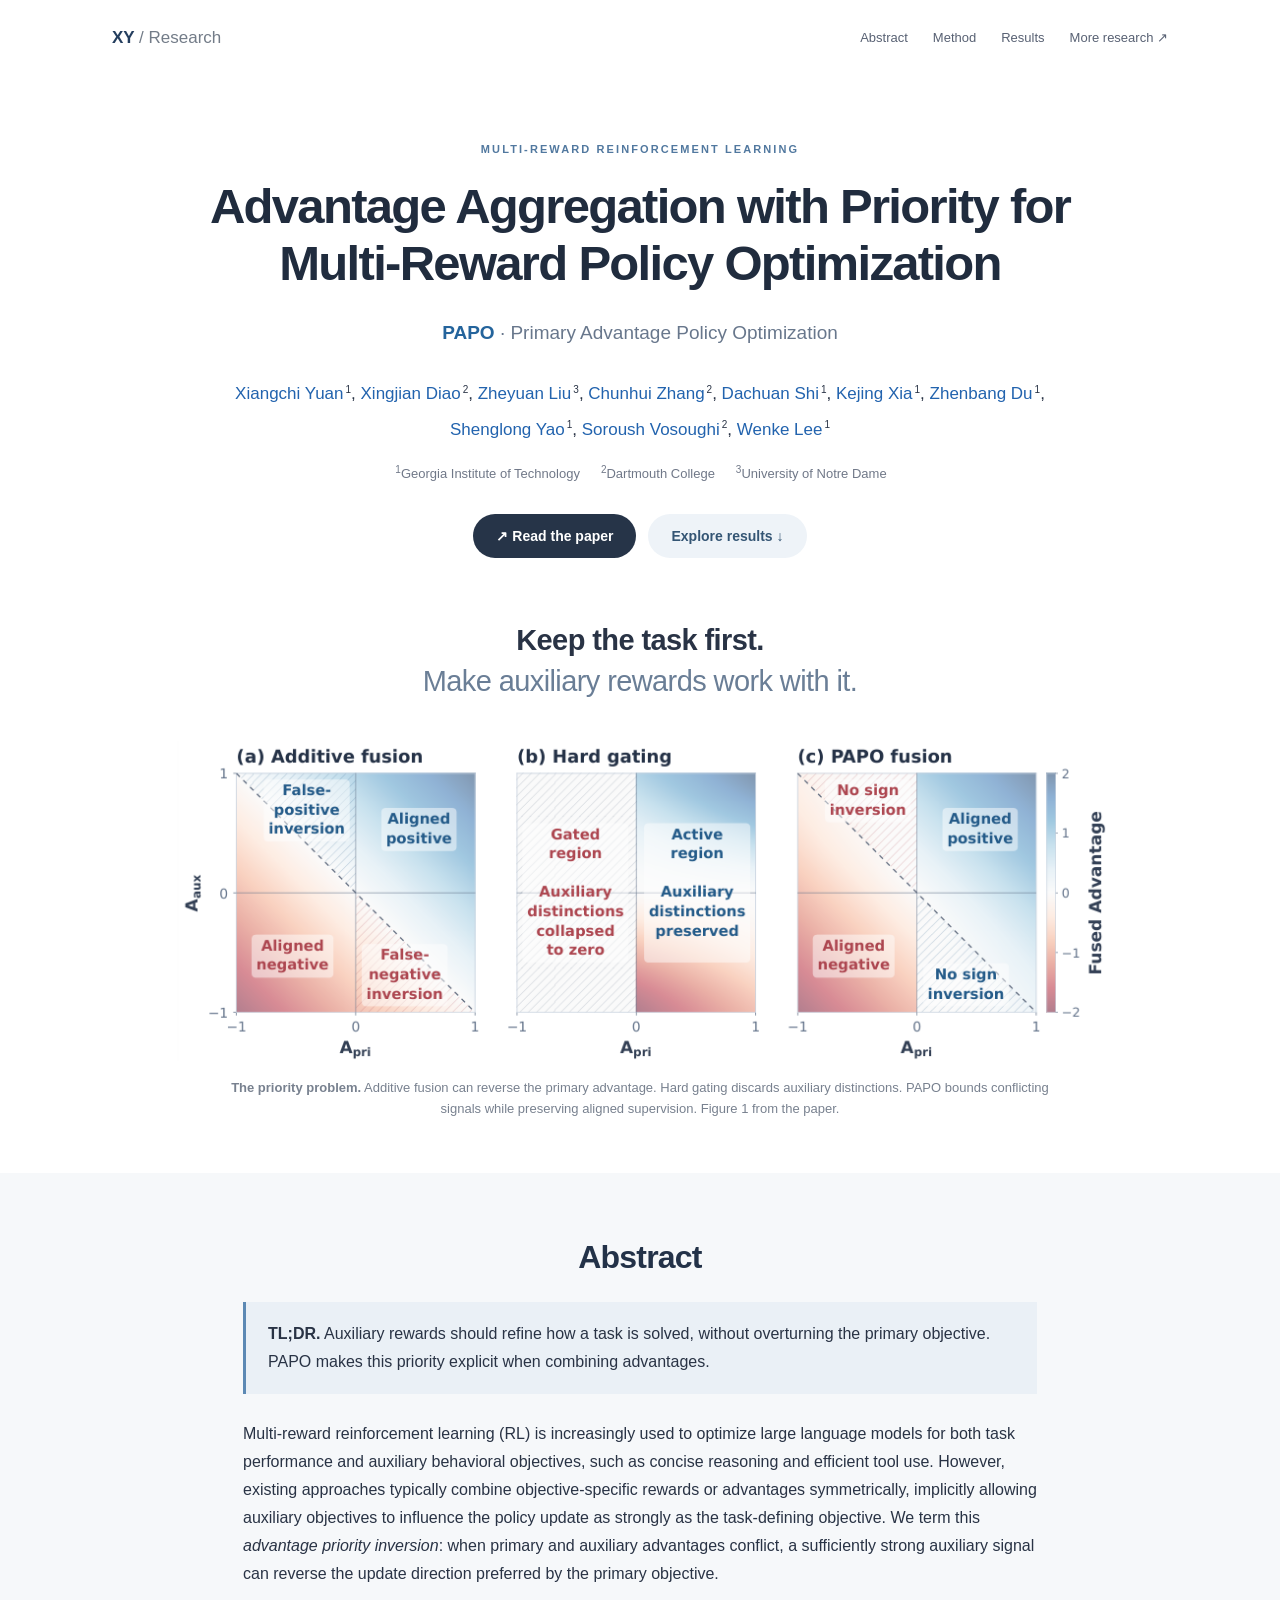
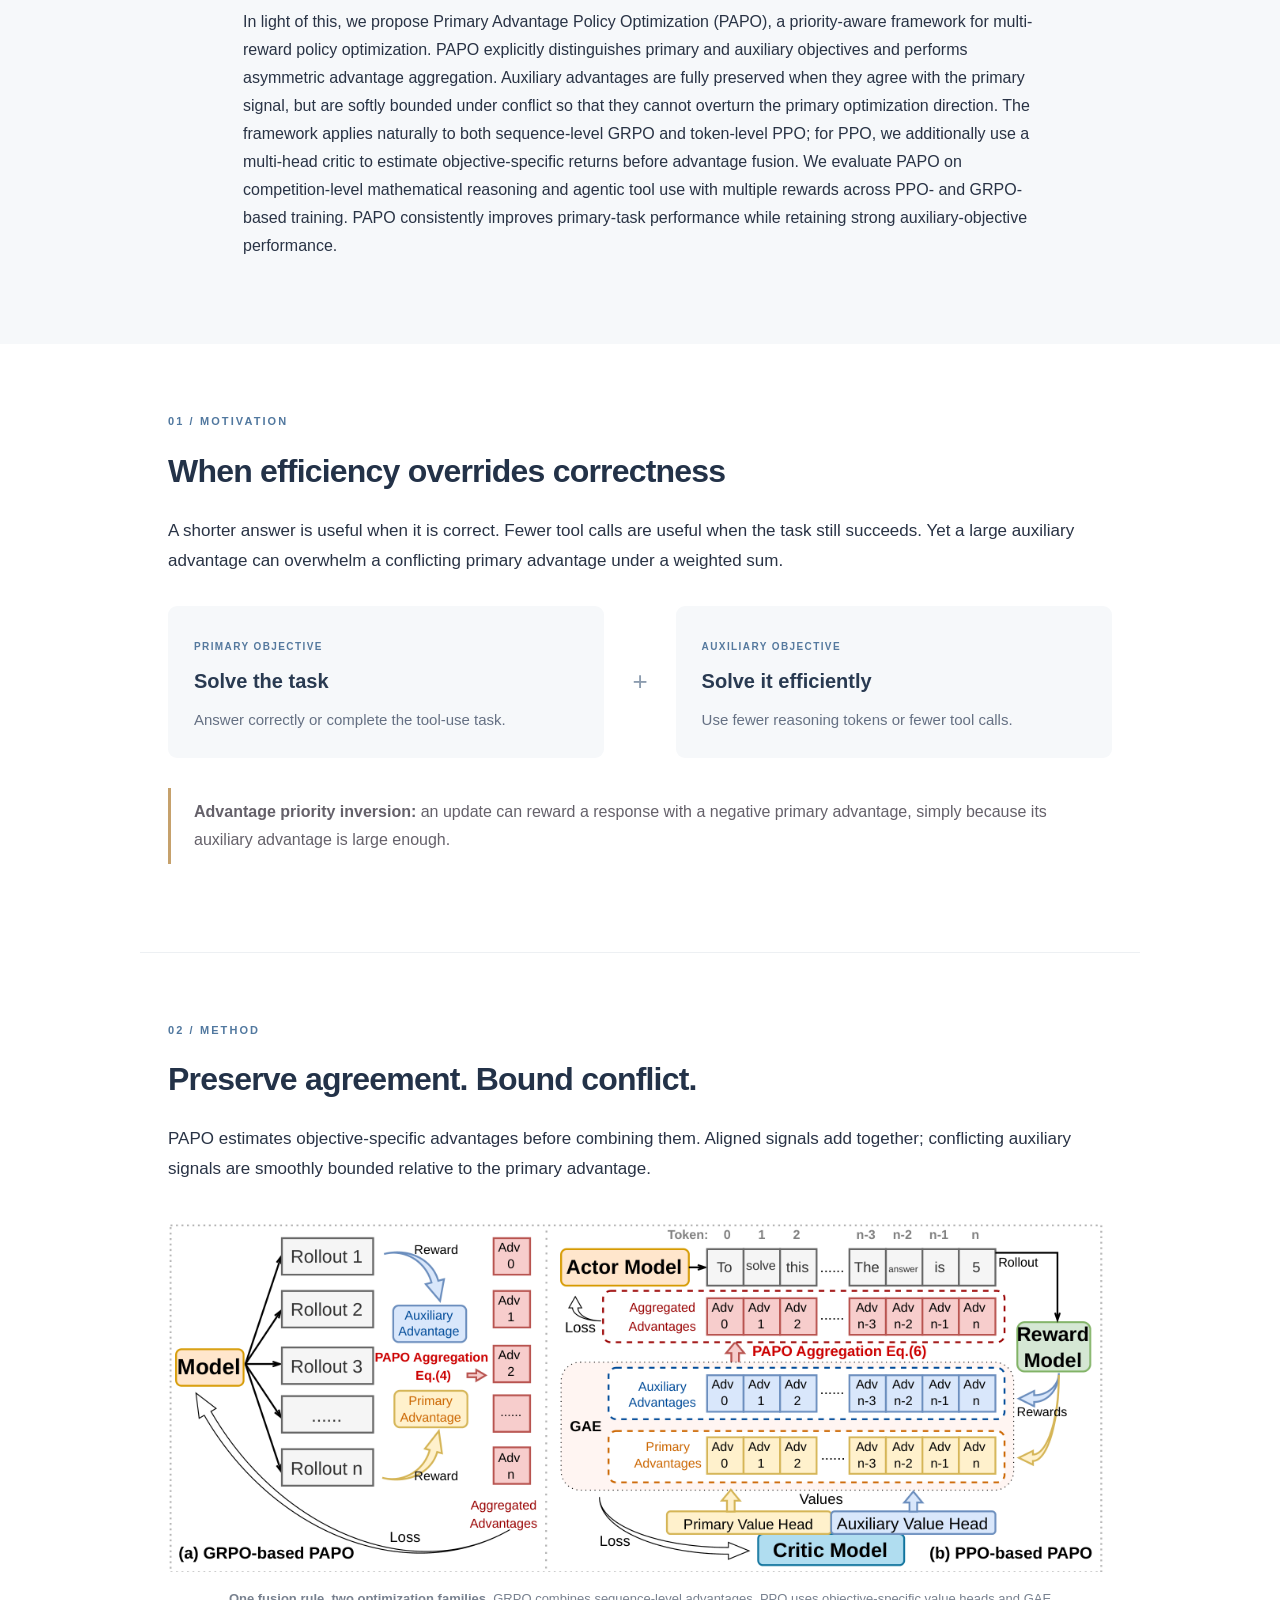
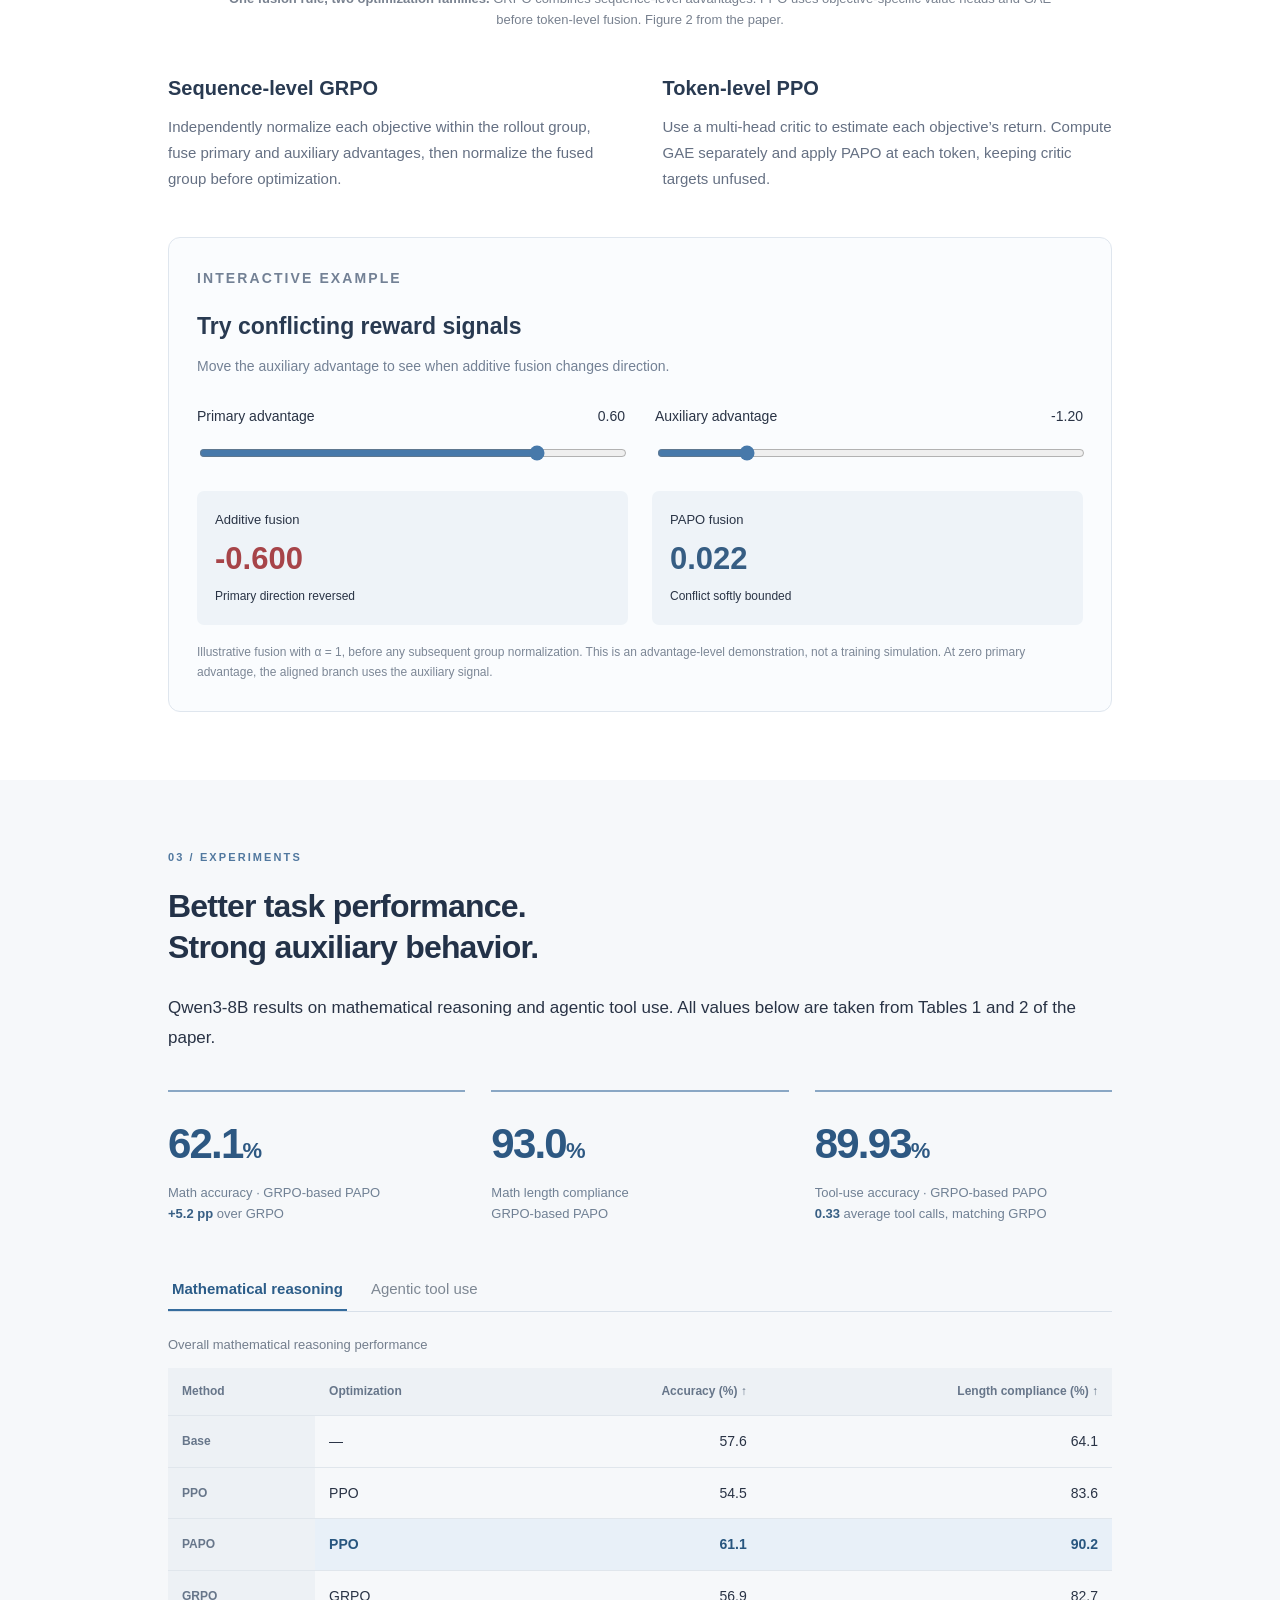
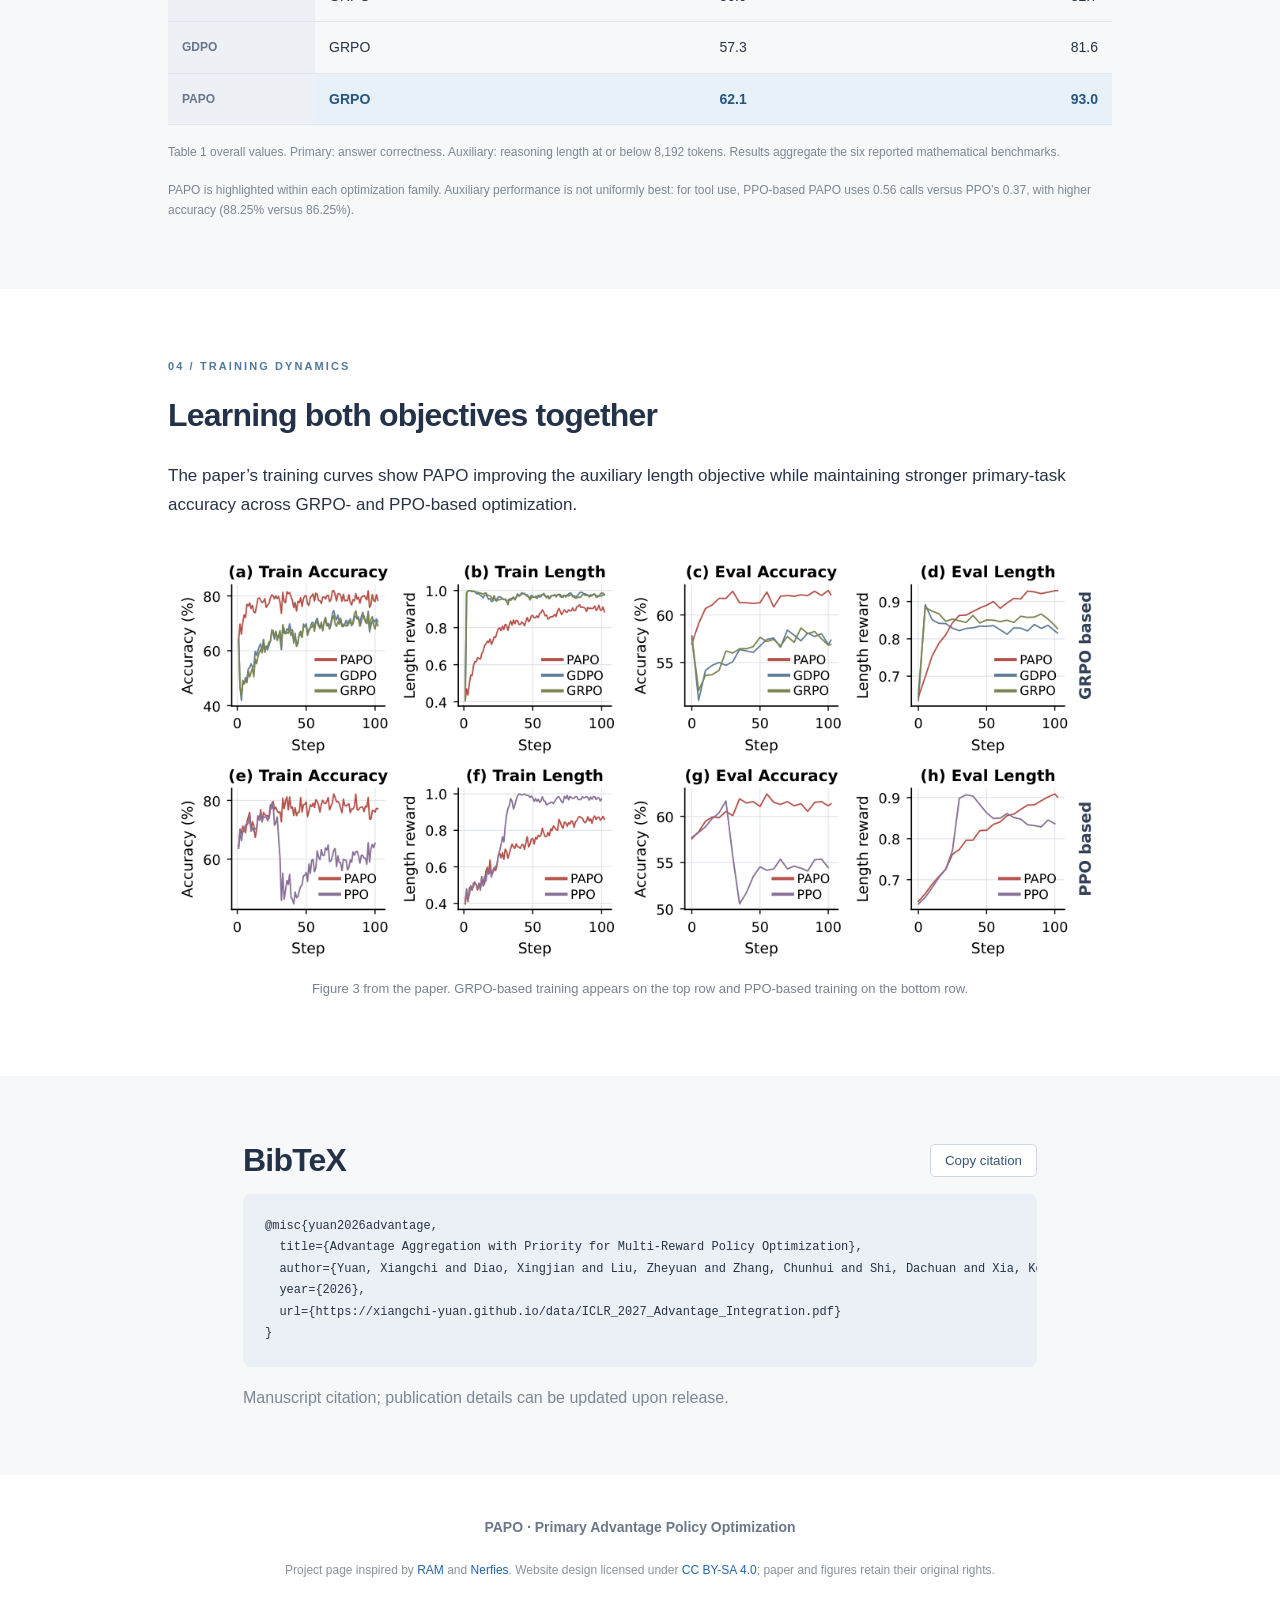
<file: papo-project/index.html>
<!doctype html>
<html lang="en"><head><meta charset="utf-8"><meta name="viewport" content="width=device-width,initial-scale=1">
<title>PAPO | Advantage Aggregation with Priority for Multi-Reward Policy Optimization</title>
<meta name="description" content="PAPO preserves primary-objective priority while retaining auxiliary supervision in multi-reward PPO and GRPO. Research paper, method, and results.">
<meta property="og:title" content="PAPO: Advantage Aggregation with Priority"><meta property="og:description" content="Keep the task first. Make auxiliary rewards work with it."><meta property="og:image" content="https://xiangchi-yuan.github.io/papo-project/static/images/priority-inversion.png"><meta property="og:type" content="website">
<link rel="icon" href="static/images/favicon.svg" type="image/svg+xml"><link rel="stylesheet" href="static/style.css"><script defer src="static/site.js"></script>
</head><body>
<nav aria-label="Main navigation"><a class="brand" href="https://xiangchi-yuan.github.io/">XY <span>/ Research</span></a><div><a href="#abstract">Abstract</a><a href="#method">Method</a><a href="#results">Results</a><a href="https://xiangchi-yuan.github.io/ram-project/">More research ↗</a></div></nav>
<main><header class="hero"><p class="eyebrow">MULTI-REWARD REINFORCEMENT LEARNING</p><h1>Advantage Aggregation with Priority for Multi-Reward Policy Optimization</h1><p class="subtitle"><strong>PAPO</strong> · Primary Advantage Policy Optimization</p><div class="authors"><span><a href="https://xiangchi-yuan.github.io/">Xiangchi Yuan</a><sup>1</sup></span>, <span><a href="https://xid32.github.io/">Xingjian Diao</a><sup>2</sup></span>, <span><a href="https://franciscoliu.github.io/">Zheyuan Liu</a><sup>3</sup></span>, <span><a href="https://chunhuizng.github.io/">Chunhui Zhang</a><sup>2</sup></span>, <span><a href="https://dachuanshi.com/">Dachuan Shi</a><sup>1</sup></span>, <span><a href="https://les1a.github.io/">Kejing Xia</a><sup>1</sup></span>, <span><a href="https://zhenbangdu.github.io/">Zhenbang Du</a><sup>1</sup></span>, <span><a href="https://james-yaoshenglong.github.io/home/">Shenglong Yao</a><sup>1</sup></span>, <span><a href="https://www.cs.dartmouth.edu/~soroush/">Soroush Vosoughi</a><sup>2</sup></span>, <span><a href="https://wenke.gtisc.gatech.edu/">Wenke Lee</a><sup>1</sup></span></div><p class="institutions"><span><sup>1</sup>Georgia Institute of Technology</span><span><sup>2</sup>Dartmouth College</span><span><sup>3</sup>University of Notre Dame</span></p><div class="actions"><a class="button" href="https://xiangchi-yuan.github.io/data/ICLR_2027_Advantage_Integration.pdf">↗ Read the paper</a><a class="button secondary" href="#results">Explore results ↓</a></div><p class="tagline">Keep the task first.<br><span>Make auxiliary rewards work with it.</span></p>
<figure><a href="static/images/priority-inversion.png" aria-label="View advantage aggregation figure at full resolution"><img src="static/images/priority-inversion.png" width="960" height="330" alt="Comparison of additive fusion, hard gating, and PAPO fusion across primary and auxiliary advantages"></a><figcaption><strong>The priority problem.</strong> Additive fusion can reverse the primary advantage. Hard gating discards auxiliary distinctions. PAPO bounds conflicting signals while preserving aligned supervision. Figure 1 from the paper.</figcaption></figure></header>
<section class="tinted" id="abstract"><div class="narrow"><h2>Abstract</h2><p class="tldr"><strong>TL;DR.</strong> Auxiliary rewards should refine how a task is solved, without overturning the primary objective. PAPO makes this priority explicit when combining advantages.</p><p>Multi-reward reinforcement learning (RL) is increasingly used to optimize large language models for both task performance and auxiliary behavioral objectives, such as concise reasoning and efficient tool use. However, existing approaches typically combine objective-specific rewards or advantages symmetrically, implicitly allowing auxiliary objectives to influence the policy update as strongly as the task-defining objective. We term this <em>advantage priority inversion</em>: when primary and auxiliary advantages conflict, a sufficiently strong auxiliary signal can reverse the update direction preferred by the primary objective.</p><p>In light of this, we propose Primary Advantage Policy Optimization (PAPO), a priority-aware framework for multi-reward policy optimization. PAPO explicitly distinguishes primary and auxiliary objectives and performs asymmetric advantage aggregation. Auxiliary advantages are fully preserved when they agree with the primary signal, but are softly bounded under conflict so that they cannot overturn the primary optimization direction. The framework applies naturally to both sequence-level GRPO and token-level PPO; for PPO, we additionally use a multi-head critic to estimate objective-specific returns before advantage fusion. We evaluate PAPO on competition-level mathematical reasoning and agentic tool use with multiple rewards across PPO- and GRPO-based training. PAPO consistently improves primary-task performance while retaining strong auxiliary-objective performance.</p></div></section>
<section class="content" id="motivation"><p class="eyebrow">01 / MOTIVATION</p><h2>When efficiency overrides correctness</h2><p>A shorter answer is useful when it is correct. Fewer tool calls are useful when the task still succeeds. Yet a large auxiliary advantage can overwhelm a conflicting primary advantage under a weighted sum.</p><div class="comparison"><article><span class="small-label">PRIMARY OBJECTIVE</span><h3>Solve the task</h3><p>Answer correctly or complete the tool-use task.</p></article><span class="versus" aria-hidden="true">+</span><article><span class="small-label">AUXILIARY OBJECTIVE</span><h3>Solve it efficiently</h3><p>Use fewer reasoning tokens or fewer tool calls.</p></article></div><p class="callout"><strong>Advantage priority inversion:</strong> an update can reward a response with a negative primary advantage, simply because its auxiliary advantage is large enough.</p></section>
<section class="content" id="method"><p class="eyebrow">02 / METHOD</p><h2>Preserve agreement. Bound conflict.</h2><p>PAPO estimates objective-specific advantages before combining them. Aligned signals add together; conflicting auxiliary signals are smoothly bounded relative to the primary advantage.</p><figure><a href="static/images/method.png"><img loading="lazy" src="static/images/method.png" width="1194" height="450" alt="PAPO architecture: sequence-level advantage aggregation for GRPO and a multi-head critic with token-level aggregation for PPO"></a><figcaption><strong>One fusion rule, two optimization families.</strong> GRPO combines sequence-level advantages. PPO uses objective-specific value heads and GAE before token-level fusion. Figure 2 from the paper.</figcaption></figure><div class="two-col"><article><h3>Sequence-level GRPO</h3><p>Independently normalize each objective within the rollout group, fuse primary and auxiliary advantages, then normalize the fused group before optimization.</p></article><article><h3>Token-level PPO</h3><p>Use a multi-head critic to estimate each objective’s return. Compute GAE separately and apply PAPO at each token, keeping critic targets unfused.</p></article></div>
<div class="demo"><div><p class="eyebrow">INTERACTIVE EXAMPLE</p><h3>Try conflicting reward signals</h3><p>Move the auxiliary advantage to see when additive fusion changes direction.</p></div><div class="controls"><label for="primary">Primary advantage <output id="primary-value">0.60</output></label><input id="primary" type="range" min="-1" max="1" step="0.05" value="0.6"><label for="auxiliary">Auxiliary advantage <output id="auxiliary-value">-1.20</output></label><input id="auxiliary" type="range" min="-2" max="2" step="0.05" value="-1.2"></div><div class="demo-results" aria-live="polite"><div>Additive fusion<strong id="additive"></strong><span id="additive-status"></span></div><div>PAPO fusion<strong id="papo"></strong><span id="papo-status"></span></div></div><p class="note">Illustrative fusion with α = 1, before any subsequent group normalization. This is an advantage-level demonstration, not a training simulation. At zero primary advantage, the aligned branch uses the auxiliary signal.</p></div></section>
<section class="tinted" id="results"><div class="content"><p class="eyebrow">03 / EXPERIMENTS</p><h2>Better task performance.<br>Strong auxiliary behavior.</h2><p>Qwen3-8B results on mathematical reasoning and agentic tool use. All values below are taken from Tables 1 and 2 of the paper.</p><div class="highlights"><article><strong>62.1<span>%</span></strong><p>Math accuracy · GRPO-based PAPO<br><b>+5.2 pp</b> over GRPO</p></article><article><strong>93.0<span>%</span></strong><p>Math length compliance<br>GRPO-based PAPO</p></article><article><strong>89.93<span>%</span></strong><p>Tool-use accuracy · GRPO-based PAPO<br><b>0.33</b> average tool calls, matching GRPO</p></article></div><div class="tabs" role="tablist" aria-label="Evaluation domain"><button role="tab" id="math-tab" aria-selected="true" aria-controls="result-panel" data-domain="math">Mathematical reasoning</button><button role="tab" id="tools-tab" aria-selected="false" aria-controls="result-panel" data-domain="tools" tabindex="-1">Agentic tool use</button></div><div id="result-panel" role="tabpanel" aria-labelledby="math-tab" tabindex="0"><div class="table-scroll"><table id="results-table"><caption>Overall mathematical reasoning performance</caption><thead><tr><th scope="col">Method</th><th scope="col">Optimization</th><th scope="col">Accuracy (%) ↑</th><th scope="col" id="aux-heading">Length compliance (%) ↑</th></tr></thead><tbody></tbody></table></div><p id="table-note" class="note"></p></div><p class="note">PAPO is highlighted within each optimization family. Auxiliary performance is not uniformly best: for tool use, PPO-based PAPO uses 0.56 calls versus PPO’s 0.37, with higher accuracy (88.25% versus 86.25%).</p></div></section>
<section class="content"><p class="eyebrow">04 / TRAINING DYNAMICS</p><h2>Learning both objectives together</h2><p>The paper’s training curves show PAPO improving the auxiliary length objective while maintaining stronger primary-task accuracy across GRPO- and PPO-based optimization.</p><figure><a href="static/images/training-dynamics.png"><img loading="lazy" src="static/images/training-dynamics.png" width="1194" height="519" alt="Training and evaluation accuracy and length reward over optimization steps for PAPO and baseline methods"></a><figcaption>Figure 3 from the paper. GRPO-based training appears on the top row and PPO-based training on the bottom row.</figcaption></figure></section>
<section class="tinted"><div class="narrow"><div class="citation-head"><h2>BibTeX</h2><button class="copy" id="copy-bib" type="button">Copy citation</button></div><pre><code id="bibtex">@misc{yuan2026advantage,
  title={Advantage Aggregation with Priority for Multi-Reward Policy Optimization},
  author={Yuan, Xiangchi and Diao, Xingjian and Liu, Zheyuan and Zhang, Chunhui and Shi, Dachuan and Xia, Kejing and Du, Zhenbang and Yao, Shenglong and Vosoughi, Soroush and Lee, Wenke},
  year={2026},
  url={https://xiangchi-yuan.github.io/data/ICLR_2027_Advantage_Integration.pdf}
}</code></pre><p id="copy-status" role="status" class="note">Manuscript citation; publication details can be updated upon release.</p></div></section></main>
<footer><p>PAPO · Primary Advantage Policy Optimization</p><p>Project page inspired by <a href="https://xiangchi-yuan.github.io/ram-project/">RAM</a> and <a href="https://nerfies.github.io/">Nerfies</a>. Website design licensed under <a href="https://creativecommons.org/licenses/by-sa/4.0/">CC BY-SA 4.0</a>; paper and figures retain their original rights.</p></footer></body></html>
</file>
<file: papo-project/static/style.css>
*{box-sizing:border-box}html{scroll-behavior:smooth;scroll-padding-top:28px}body{margin:0;color:#293345;background:#fff;font-family:Arial,Helvetica,sans-serif;font-size:17px;line-height:1.75}a{color:#2263ae;text-decoration:none}a:hover{text-decoration:underline}a:focus-visible,button:focus-visible,input:focus-visible{outline:3px solid #3b82f6;outline-offset:5px}nav{max-width:1120px;margin:auto;min-height:76px;padding:20px 32px;display:flex;justify-content:space-between;align-items:center;gap:20px;font-size:13px}nav div{display:flex;gap:25px}nav a{color:#586173}.brand{font-weight:800;font-size:17px;color:#243e5e}.brand span{font-weight:400;color:#737c88}.hero{text-align:center;max-width:1000px;margin:auto;padding:64px 28px 45px}.eyebrow{font-size:11px;letter-spacing:2.1px;font-weight:700;color:#51789f;margin:0 0 19px}h1{font-size:clamp(32px,4.5vw,49px);line-height:1.16;letter-spacing:-1.7px;max-width:970px;margin:0 auto 24px;font-weight:750;color:#202c3e}.subtitle{font-size:19px;color:#68778c;margin:0 0 27px}.subtitle strong{color:#24649c}.authors{font-size:17px;line-height:2.1;max-width:880px;margin:auto}.authors span{display:inline-block}sup{font-size:10px;margin-left:2px;vertical-align:super}.institutions{display:flex;flex-wrap:wrap;justify-content:center;gap:5px 19px;color:#707888;font-size:13px;margin:13px 0 28px}.actions{display:flex;gap:12px;justify-content:center;flex-wrap:wrap}.button{padding:10px 23px;background:#263448;color:white;border-radius:28px;font-size:14px;font-weight:600;display:inline-block}.button:hover{background:#205c99;text-decoration:none}.button.secondary{background:#eef3f8;color:#345574}.tagline{font-size:29px;line-height:1.4;font-weight:600;letter-spacing:-.6px;margin:62px 0 35px}.tagline span{color:#6a7e96;font-weight:400}figure{margin:32px 0 8px}figure img{display:block;width:100%;height:auto}figcaption{font-size:13px;line-height:1.65;color:#78818f;margin:16px auto 0;max-width:850px;text-align:center}.tinted{background:#f6f8fa}.narrow{max-width:850px;margin:auto;padding:64px 28px}.content{max-width:1000px;margin:auto;padding:68px 28px}.content+.content{border-top:1px solid #edf0f3}h2{font-size:32px;line-height:1.3;letter-spacing:-.8px;color:#233248;margin:0 0 24px}#abstract h2{text-align:center}p{margin:0 0 20px}h3{font-size:20px;line-height:1.4;margin:8px 0 12px;color:#293a51}.tldr{padding:18px 22px;border-left:3px solid #5c89b4;background:#eaf0f6;margin-bottom:26px}.narrow>p{font-size:16px}.comparison{display:flex;align-items:center;gap:28px;margin:30px 0}.comparison article{flex:1;padding:24px 26px;background:#f6f8fa;border-radius:9px}.comparison p,.two-col p{font-size:15px;margin:0;color:#657083}.small-label{font-size:10px;letter-spacing:1.4px;color:#55799e;font-weight:700}.versus{font-size:26px;color:#8c9caf}.callout{border-left:3px solid #c6a16c;padding:10px 23px;color:#65616a;font-size:16px}.two-col{display:grid;grid-template-columns:1fr 1fr;gap:45px;margin:35px 0}.demo{border:1px solid #dfe6ee;background:#fafcfe;border-radius:12px;margin-top:45px;padding:28px}.demo h3{font-size:23px}.demo p{font-size:14px;color:#738195}.controls{display:grid;grid-template-columns:1fr 1fr;gap:15px 30px;margin-top:25px}.controls label{font-size:14px;display:flex;justify-content:space-between}.controls label[for=auxiliary]{grid-column:2;grid-row:1}.controls input{width:100%;accent-color:#4779aa;cursor:pointer}.demo-results{display:grid;grid-template-columns:1fr 1fr;gap:24px;margin-top:28px}.demo-results>div{background:#eef3f8;padding:18px;border-radius:7px;display:flex;flex-direction:column;font-size:13px}.demo-results strong{font-size:31px;color:#365d83}.demo-results span{font-size:12px}.demo-results .inverted{color:#a74449}.note,.demo p.note{font-size:12px;line-height:1.65;color:#7c8796;margin:18px 0 0}.highlights{display:grid;grid-template-columns:1fr 1fr 1fr;gap:26px;margin:37px 0 40px}.highlights article{border-top:2px solid #8aa7c4;padding-top:15px}.highlights strong{font-size:42px;letter-spacing:-1.8px;color:#2d5882}.highlights strong span{font-size:22px}.highlights p{font-size:13px;line-height:1.6;color:#708094;margin:3px 0}.highlights b{color:#385f84}.tabs{display:flex;border-bottom:1px solid #d8e0e9;gap:20px}.tabs button{border:0;background:none;padding:12px 4px;font-size:15px;color:#7d8793;cursor:pointer;border-bottom:2px solid transparent}.tabs button[aria-selected=true]{border-color:#356c9d;color:#2b5c88;font-weight:bold}.table-scroll{overflow-x:auto}table{width:100%;border-collapse:collapse;font-size:14px;white-space:nowrap}caption{text-align:left;font-size:13px;color:#737e8d;padding:22px 0 12px}th,td{padding:13px 14px;border-bottom:1px solid #e0e6ec;text-align:right}th:first-child,td:first-child,th:nth-child(2),td:nth-child(2){text-align:left}th{font-size:12px;color:#67768a;font-weight:600;background:#edf1f5}tr.highlight{background:#e8f0f8;color:#28567f;font-weight:700}.citation-head{display:flex;align-items:center;justify-content:space-between;gap:20px}.citation-head h2{margin:0}.copy{border:1px solid #ccd7e3;border-radius:5px;padding:8px 14px;background:white;color:#365674;cursor:pointer}pre{white-space:pre;overflow-x:auto;background:#eaf0f5;padding:22px;border-radius:8px;font-size:12px;line-height:1.8}footer{max-width:850px;margin:auto;text-align:center;padding:40px 28px;color:#89929d;font-size:12px}footer p:first-child{font-weight:600;font-size:14px;color:#6a7889}@media(max-width:640px){nav{padding:17px 20px}nav div{gap:14px}nav div a:first-child,nav div a:last-child{display:none}.hero{padding-top:35px}h1{letter-spacing:-1px}.authors{font-size:15px}.subtitle{font-size:16px}.tagline{font-size:24px;margin-top:42px}.content,.narrow{padding:44px 22px}h2{font-size:28px}.comparison{gap:12px}.comparison article{padding:17px 15px}.comparison h3{font-size:17px}.versus{display:none}.two-col{grid-template-columns:1fr;gap:23px}.highlights{grid-template-columns:1fr;gap:22px}.highlights strong{font-size:36px}.highlights article{display:flex;gap:25px;align-items:center}.highlights p{flex:1}.demo{padding:20px}.tabs{gap:10px}.tabs button{font-size:13px}.demo-results{gap:10px}.note{font-size:11px}}@media(prefers-reduced-motion:reduce){html{scroll-behavior:auto}}
</file>
